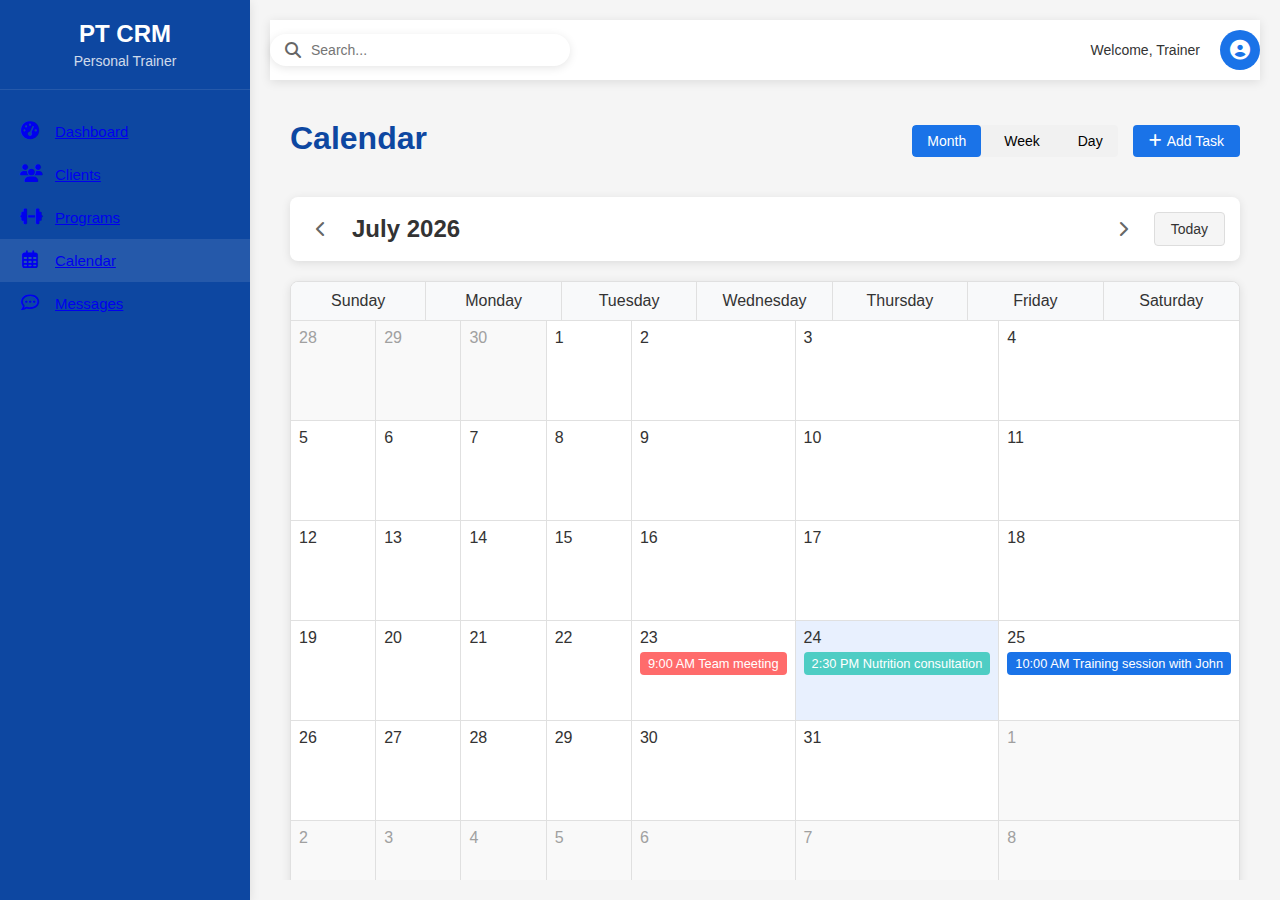
<file: public/calendar.html>
<!DOCTYPE html>
<html lang="en">
<head>
  <meta charset="UTF-8">
  <meta name="viewport" content="width=device-width, initial-scale=1.0">
  <title>PT CRM - Calendar</title>
  <link rel="stylesheet" href="css/style.css">
  <link rel="stylesheet" href="https://cdnjs.cloudflare.com/ajax/libs/font-awesome/6.4.0/css/all.min.css">
</head>
<body>
  <div class="container">
    <nav class="sidebar">
      <div class="sidebar-header">
        <h2>PT CRM</h2>
        <p>Personal Trainer</p>
      </div>
      <ul class="nav-links">
        <li class="nav-item" data-page="dashboard">
          <a href="/"><i class="fas fa-tachometer-alt"></i><span>Dashboard</span></a>
        </li>
        <li class="nav-item" data-page="clients">
          <a href="/clients"><i class="fas fa-users"></i><span>Clients</span></a>
        </li>
        <li class="nav-item" data-page="programs">
          <a href="/programs"><i class="fas fa-dumbbell"></i><span>Programs</span></a>
        </li>
        <li class="nav-item active" data-page="calendar">
          <a href="/calendar"><i class="far fa-calendar-alt"></i><span>Calendar</span></a>
        </li>
        <li class="nav-item" data-page="messages">
          <a href="/messages"><i class="far fa-comment-dots"></i><span>Messages</span></a>
        </li>
      </ul>
    </nav>
    
    <main class="content">
      <header class="top-bar">
        <div class="search-container">
          <i class="fas fa-search"></i>
          <input type="text" placeholder="Search...">
        </div>
        <div class="user-profile">
          <span>Welcome, Trainer</span>
          <div class="profile-pic">
            <i class="fas fa-user-circle"></i>
          </div>
        </div>
      </header>
      
      <div id="calendar-page" class="page active">
        <div class="page-header">
          <h1>Calendar</h1>
          <div class="calendar-actions">
            <div class="calendar-views">
              <button class="view-btn active" data-view="month">Month</button>
              <button class="view-btn" data-view="week">Week</button>
              <button class="view-btn" data-view="day">Day</button>
            </div>
            <button id="add-task-btn" class="btn-primary">
              <i class="fas fa-plus"></i> Add Task
            </button>
          </div>
        </div>
        
        <div class="calendar-controls">
          <button id="prev-btn" class="btn-icon">
            <i class="fas fa-chevron-left"></i>
          </button>
          <h2 id="calendar-title">September 2023</h2>
          <button id="next-btn" class="btn-icon">
            <i class="fas fa-chevron-right"></i>
          </button>
          <button id="today-btn" class="btn-secondary">Today</button>
        </div>
        
        <div id="month-view" class="calendar-view active">
          <div class="calendar-grid month-grid">
            <div class="calendar-header">
              <div>Sunday</div>
              <div>Monday</div>
              <div>Tuesday</div>
              <div>Wednesday</div>
              <div>Thursday</div>
              <div>Friday</div>
              <div>Saturday</div>
            </div>
            <div id="month-grid" class="month-days-grid">
              <!-- Month days will be generated here -->
            </div>
          </div>
        </div>
        
        <div id="week-view" class="calendar-view">
          <div class="calendar-grid week-grid">
            <div class="calendar-header">
              <div class="time-column">Time</div>
              <div>Sunday</div>
              <div>Monday</div>
              <div>Tuesday</div>
              <div>Wednesday</div>
              <div>Thursday</div>
              <div>Friday</div>
              <div>Saturday</div>
            </div>
            <div id="week-grid" class="week-hours-grid">
              <!-- Week hours will be generated here -->
            </div>
          </div>
        </div>
        
        <div id="day-view" class="calendar-view">
          <div class="calendar-grid day-grid">
            <div id="day-grid" class="day-hours-grid">
              <!-- Day hours will be generated here -->
            </div>
          </div>
        </div>
      </div>
    </main>
  </div>
  
  <!-- Modal for adding/editing calendar tasks -->
  <div id="task-modal" class="modal">
    <div class="modal-content">
      <div class="modal-header">
        <h2 id="task-modal-title">Add New Task</h2>
        <span class="close-modal">&times;</span>
      </div>
      <div class="modal-body">
        <form id="task-form">
          <div class="form-group">
            <label for="task-title">Task Title</label>
            <input type="text" id="task-title" required>
          </div>
          <div class="form-group">
            <label for="task-description">Description</label>
            <textarea id="task-description" rows="3"></textarea>
          </div>
          <div class="form-row">
            <div class="form-group">
              <label for="task-date">Date</label>
              <input type="date" id="task-date" required>
            </div>
            <div class="form-group">
              <label for="task-start-time">Start Time</label>
              <input type="time" id="task-start-time" required>
            </div>
          </div>
          <div class="form-row">
            <div class="form-group">
              <label for="task-duration">Duration</label>
              <div class="duration-inputs">
                <input type="number" id="task-duration-hours" min="0" max="23" value="1" required>
                <span>hours</span>
                <input type="number" id="task-duration-minutes" min="0" max="59" step="15" value="0" required>
                <span>minutes</span>
              </div>
            </div>
            <div class="form-group">
              <label for="task-client">Client (Optional)</label>
              <select id="task-client">
                <option value="">None</option>
                <!-- Clients will be loaded here -->
              </select>
            </div>
          </div>
          <div class="form-group">
            <label for="task-color">Color</label>
            <div class="task-color-options">
              <label class="color-option">
                <input type="radio" name="task-color" value="#1a73e8" checked>
                <span class="color-dot" style="background-color: #1a73e8;"></span>
              </label>
              <label class="color-option">
                <input type="radio" name="task-color" value="#4ecdc4">
                <span class="color-dot" style="background-color: #4ecdc4;"></span>
              </label>
              <label class="color-option">
                <input type="radio" name="task-color" value="#ff6b6b">
                <span class="color-dot" style="background-color: #ff6b6b;"></span>
              </label>
              <label class="color-option">
                <input type="radio" name="task-color" value="#ffa500">
                <span class="color-dot" style="background-color: #ffa500;"></span>
              </label>
              <label class="color-option">
                <input type="radio" name="task-color" value="#8e44ad">
                <span class="color-dot" style="background-color: #8e44ad;"></span>
              </label>
            </div>
          </div>
          <div class="form-actions">
            <button type="button" class="btn-secondary" id="cancel-task">Cancel</button>
            <button type="submit" class="btn-primary">Save Task</button>
          </div>
        </form>
      </div>
    </div>
  </div>
  
  <script src="js/app.js"></script>
  <script src="js/calendar.js"></script>
</body>
</html>
</file>
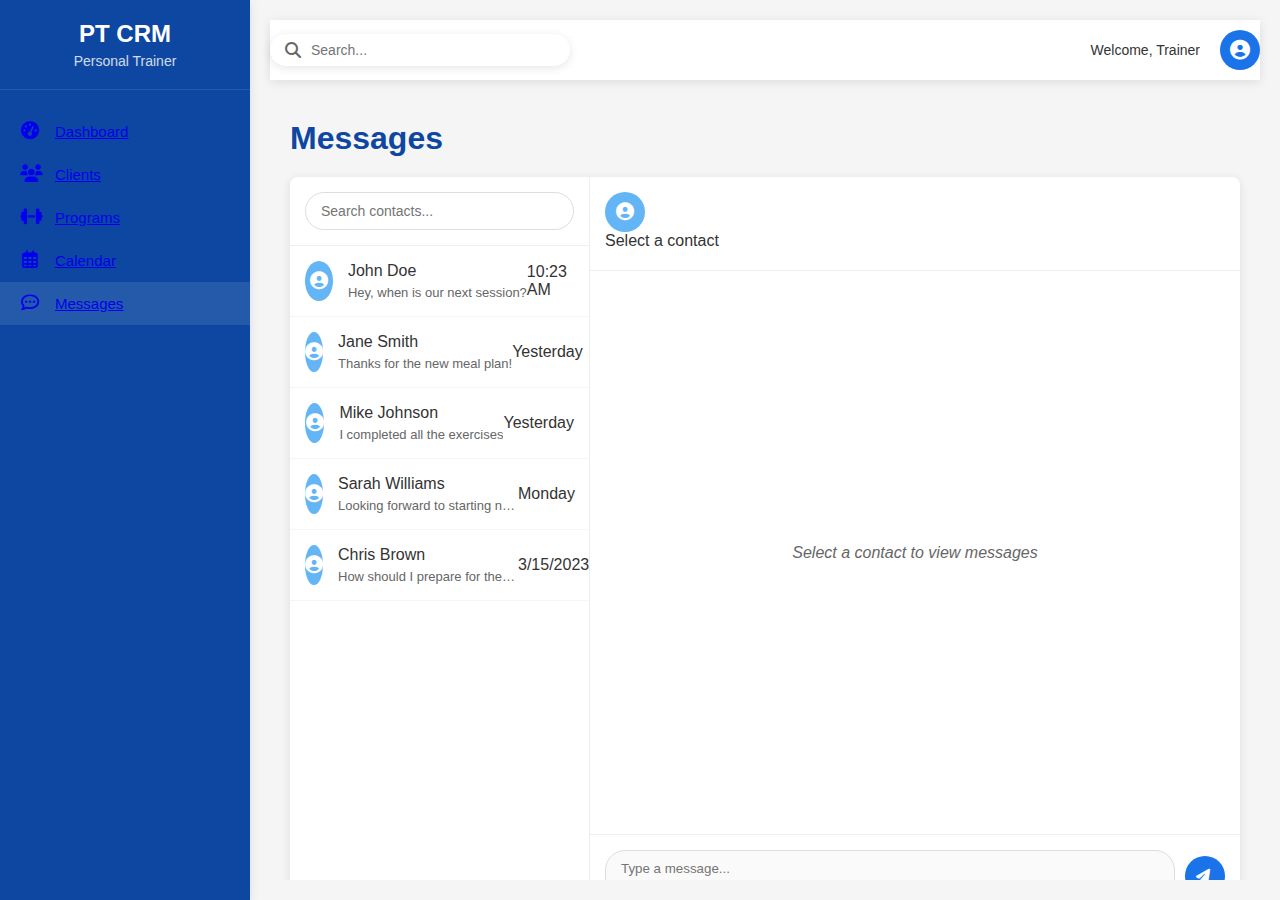
<file: public/messages.html>
<!DOCTYPE html>
<html lang="en">
<head>
  <meta charset="UTF-8">
  <meta name="viewport" content="width=device-width, initial-scale=1.0">
  <title>PT CRM - Messages</title>
  <link rel="stylesheet" href="css/style.css">
  <link rel="stylesheet" href="https://cdnjs.cloudflare.com/ajax/libs/font-awesome/6.4.0/css/all.min.css">
</head>
<body>
  <div class="container">
    <nav class="sidebar">
      <div class="sidebar-header">
        <h2>PT CRM</h2>
        <p>Personal Trainer</p>
      </div>
      <ul class="nav-links">
        <li class="nav-item" data-page="dashboard">
          <a href="/"><i class="fas fa-tachometer-alt"></i><span>Dashboard</span></a>
        </li>
        <li class="nav-item" data-page="clients">
          <a href="/clients"><i class="fas fa-users"></i><span>Clients</span></a>
        </li>
        <li class="nav-item" data-page="programs">
          <a href="/programs"><i class="fas fa-dumbbell"></i><span>Programs</span></a>
        </li>
        <li class="nav-item" data-page="calendar">
          <a href="/calendar"><i class="far fa-calendar-alt"></i><span>Calendar</span></a>
        </li>
        <li class="nav-item active" data-page="messages">
          <a href="/messages"><i class="far fa-comment-dots"></i><span>Messages</span></a>
        </li>
      </ul>
    </nav>
    
    <main class="content">
      <header class="top-bar">
        <div class="search-container">
          <i class="fas fa-search"></i>
          <input type="text" placeholder="Search...">
        </div>
        <div class="user-profile">
          <span>Welcome, Trainer</span>
          <div class="profile-pic">
            <i class="fas fa-user-circle"></i>
          </div>
        </div>
      </header>
      
      <div id="messages-page" class="page active">
        <h1>Messages</h1>
        
        <div class="messaging-container">
          <div class="contacts-list">
            <div class="contacts-search">
              <input type="text" placeholder="Search contacts...">
            </div>
            <div class="contacts-items" id="contacts-list">
              <!-- Contacts will be loaded here dynamically -->
            </div>
          </div>
          
          <div class="message-area">
            <div class="message-header">
              <div class="contact-info">
                <div class="contact-avatar">
                  <i class="fas fa-user-circle"></i>
                </div>
                <div class="contact-name" id="current-contact-name">Select a contact</div>
              </div>
            </div>
            
            <div class="messages-container" id="messages-container">
              <!-- Messages will be loaded here -->
              <div class="no-messages-placeholder">Select a contact to view messages</div>
            </div>
            
            <div class="message-input-area">
              <textarea id="message-input" placeholder="Type a message..." disabled></textarea>
              <button id="send-message-btn" class="btn-primary" disabled>
                <i class="fas fa-paper-plane"></i>
              </button>
            </div>
          </div>
        </div>
      </div>
    </main>
  </div>
  
  <script src="js/app.js"></script>
  <script src="js/messages.js"></script>
</body>
</html>
</file>
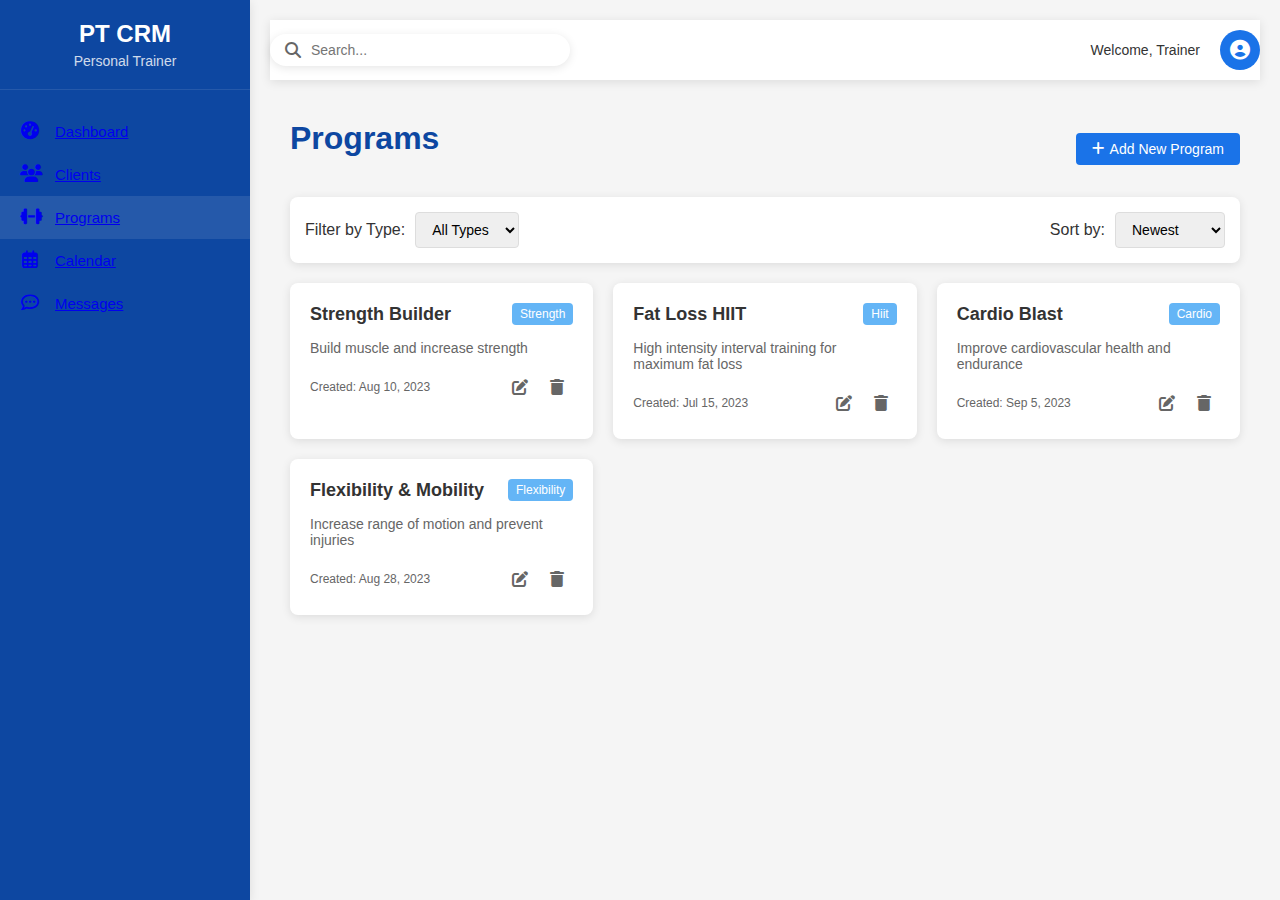
<file: public/programs.html>
<!DOCTYPE html>
<html lang="en">
<head>
  <meta charset="UTF-8">
  <meta name="viewport" content="width=device-width, initial-scale=1.0">
  <title>PT CRM - Programs</title>
  <link rel="stylesheet" href="css/style.css">
  <link rel="stylesheet" href="https://cdnjs.cloudflare.com/ajax/libs/font-awesome/6.4.0/css/all.min.css">
</head>
<body>
  <div class="container">
    <nav class="sidebar">
      <div class="sidebar-header">
        <h2>PT CRM</h2>
        <p>Personal Trainer</p>
      </div>
      <ul class="nav-links">
        <li class="nav-item" data-page="dashboard">
          <a href="/"><i class="fas fa-tachometer-alt"></i><span>Dashboard</span></a>
        </li>
        <li class="nav-item" data-page="clients">
          <a href="/clients"><i class="fas fa-users"></i><span>Clients</span></a>
        </li>
        <li class="nav-item active" data-page="programs">
          <a href="/programs"><i class="fas fa-dumbbell"></i><span>Programs</span></a>
        </li>
        <li class="nav-item" data-page="calendar">
          <a href="/calendar"><i class="far fa-calendar-alt"></i><span>Calendar</span></a>
        </li>
        <li class="nav-item" data-page="messages">
          <a href="/messages"><i class="far fa-comment-dots"></i><span>Messages</span></a>
        </li>
      </ul>
    </nav>
    
    <main class="content">
      <header class="top-bar">
        <div class="search-container">
          <i class="fas fa-search"></i>
          <input type="text" placeholder="Search...">
        </div>
        <div class="user-profile">
          <span>Welcome, Trainer</span>
          <div class="profile-pic">
            <i class="fas fa-user-circle"></i>
          </div>
        </div>
      </header>
      
      <div id="programs-page" class="page active">
        <div class="page-header">
          <h1>Programs</h1>
          <button id="add-program-btn" class="btn-primary">
            <i class="fas fa-plus"></i> Add New Program
          </button>
        </div>
        
        <div class="programs-container">
          <div class="programs-filters">
            <div class="filter-group">
              <label>Filter by Type:</label>
              <select id="program-type-filter">
                <option value="all">All Types</option>
                <option value="strength">Strength</option>
                <option value="cardio">Cardio</option>
                <option value="hiit">HIIT</option>
                <option value="flexibility">Flexibility</option>
              </select>
            </div>
            <div class="filter-group">
              <label>Sort by:</label>
              <select id="program-sort">
                <option value="newest">Newest</option>
                <option value="oldest">Oldest</option>
                <option value="name-asc">Name A-Z</option>
                <option value="name-desc">Name Z-A</option>
              </select>
            </div>
          </div>
          
          <div class="programs-grid" id="programs-grid">
            <!-- Programs will be loaded here dynamically -->
          </div>
        </div>
      </div>
    </main>
  </div>
  
  <script src="js/app.js"></script>
  <script src="js/programs.js"></script>
</body>
</html>
</file>
<file: public/css/style.css>
:root {
  --primary-color: #1a73e8;
  --primary-dark: #0d47a1;
  --primary-light: #64b5f6;
  --secondary-color: #4ecdc4;
  --text-color: #333;
  --text-light: #666;
  --bg-color: #f5f5f5;
  --white: #ffffff;
  --sidebar-width: 250px;
  --header-height: 60px;
  --shadow: 0 2px 10px rgba(0, 0, 0, 0.1);
  --border-radius: 8px;
}

* {
  margin: 0;
  padding: 0;
  box-sizing: border-box;
  font-family: 'Segoe UI', 'Roboto', sans-serif;
}

body {
  background-color: var(--bg-color);
  color: var(--text-color);
}

.container {
  display: flex;
  height: 100vh;
  overflow: hidden;
}

/* Sidebar Styles */
.sidebar {
  width: var(--sidebar-width);
  height: 100%;
  background: var(--primary-dark);
  color: var(--white);
  box-shadow: var(--shadow);
  display: flex;
  flex-direction: column;
  transition: all 0.3s ease;
}

.sidebar-header {
  padding: 20px;
  text-align: center;
  border-bottom: 1px solid rgba(255, 255, 255, 0.1);
}

.sidebar-header h2 {
  font-size: 24px;
  font-weight: 600;
  margin-bottom: 5px;
}

.sidebar-header p {
  font-size: 14px;
  opacity: 0.8;
}

.nav-links {
  list-style: none;
  padding: 20px 0;
}

.nav-item {
  padding: 12px 20px;
  display: flex;
  align-items: center;
  color: rgba(255, 255, 255, 0.8);
  cursor: pointer;
  transition: all 0.3s ease;
}

.nav-item i {
  font-size: 18px;
  margin-right: 15px;
  width: 20px;
  text-align: center;
}

.nav-item span {
  font-size: 15px;
}

.nav-item:hover, .nav-item.active {
  background-color: rgba(255, 255, 255, 0.1);
  color: var(--white);
}

/* Content Area */
.content {
  flex: 1;
  display: flex;
  flex-direction: column;
  overflow: hidden;
}

.top-bar {
  height: var(--header-height);
  background: var(--white);
  box-shadow: var(--shadow);
  display: flex;
  align-items: center;
  justify-content: space-between;
  padding: 0 20px;
  z-index: 10;
}

.search-container {
  display: flex;
  align-items: center;
  background: var(--bg-color);
  border-radius: 20px;
  padding: 6px 15px;
  width: 300px;
}

.search-container i {
  color: var(--text-light);
  margin-right: 10px;
}

.search-container input {
  background: transparent;
  border: none;
  outline: none;
  font-size: 14px;
  width: 100%;
}

.user-profile {
  display: flex;
  align-items: center;
}

.user-profile span {
  margin-right: 10px;
  font-size: 14px;
}

.profile-pic {
  width: 40px;
  height: 40px;
  border-radius: 50%;
  background-color: var(--primary-light);
  display: flex;
  align-items: center;
  justify-content: center;
  color: var(--white);
  font-size: 20px;
}

/* Page Content */
.page {
  flex: 1;
  padding: 20px;
  overflow-y: auto;
  display: none;
}

.page.active {
  display: block;
}

.page h1 {
  margin-bottom: 20px;
  color: var(--primary-dark);
}

/* Dashboard Components */
.stats-container {
  display: grid;
  grid-template-columns: repeat(auto-fit, minmax(240px, 1fr));
  gap: 20px;
  margin-bottom: 30px;
}

.stat-card {
  background: var(--white);
  border-radius: var(--border-radius);
  box-shadow: var(--shadow);
  padding: 20px;
  display: flex;
  align-items: center;
}

.stat-icon {
  width: 50px;
  height: 50px;
  border-radius: 50%;
  background-color: var(--primary-light);
  display: flex;
  align-items: center;
  justify-content: center;
  color: var(--white);
  font-size: 20px;
  margin-right: 15px;
}

.stat-info h3 {
  font-size: 14px;
  color: var(--text-light);
  margin-bottom: 5px;
}

.stat-info p {
  font-size: 24px;
  font-weight: 600;
  color: var(--primary-dark);
}

.chart-container {
  display: grid;
  grid-template-columns: repeat(auto-fit, minmax(400px, 1fr));
  gap: 20px;
  margin-bottom: 30px;
}

.chart-card {
  background: var(--white);
  border-radius: var(--border-radius);
  box-shadow: var(--shadow);
  padding: 20px;
}

.chart-card h3 {
  margin-bottom: 15px;
  font-size: 18px;
  color: var(--primary-dark);
}

.recent-activity {
  background: var(--white);
  border-radius: var(--border-radius);
  box-shadow: var(--shadow);
  padding: 20px;
}

.recent-activity h3 {
  margin-bottom: 15px;
  font-size: 18px;
  color: var(--primary-dark);
}

.activity-list {
  display: flex;
  flex-direction: column;
  gap: 15px;
}

.activity-item {
  display: flex;
  align-items: center;
  padding: 10px 0;
  border-bottom: 1px solid #eee;
}

.activity-icon {
  width: 40px;
  height: 40px;
  border-radius: 50%;
  background-color: var(--primary-light);
  display: flex;
  align-items: center;
  justify-content: center;
  color: var(--white);
  font-size: 16px;
  margin-right: 15px;
}

/* Client Details Page Additional Styles */
.client-details-page .chart-card {
  background: var(--white);
  border-radius: var(--border-radius);
  box-shadow: var(--shadow);
  padding: 20px;
  margin-bottom: 20px;
}

.btn-sm {
  padding: 4px 8px;
  font-size: 12px;
  border-radius: 4px;
  background-color: var(--light-bg);
  border: none;
  cursor: pointer;
}

.btn-sm:hover {
  background-color: #e0e0e0;
}

.btn-sm.btn-edit {
  color: var(--primary-color);
}

.btn-sm.btn-delete {
  color: #c62828;
}

.exercise-row {
  background-color: #f9f9f9;
  border-radius: 4px;
  padding: 10px;
  margin-bottom: 10px;
}

.exercise-header {
  display: flex;
  justify-content: space-between;
  margin-bottom: 10px;
}

.exercise-details {
  display: flex;
  gap: 10px;
  flex-wrap: wrap;
}

.exercise-input-group {
  display: flex;
  flex-direction: column;
}

.exercise-input-group label {
  font-size: 12px;
  margin-bottom: 4px;
}

.exercise-input-group input, 
.exercise-input-group textarea {
  padding: 4px 8px;
  border: 1px solid #ddd;
  border-radius: 4px;
}

.exercise-notes-group {
  flex-grow: 1;
}

.modal-content {
  background: var(--white);
  border-radius: var(--border-radius);
  width: 80%;
  max-width: 600px;
}

.modal-header {
  display: flex;
  justify-content: space-between;
  align-items: center;
  padding: 15px 20px;
  border-bottom: 1px solid #eee;
}

.modal-body {
  padding: 20px;
}

.form-group {
  margin-bottom: 15px;
}

.form-group label {
  display: block;
  margin-bottom: 5px;
  font-weight: 500;
}

.form-group input, 
.form-group textarea,
.form-group select {
  width: 100%;
  padding: 8px 12px;
  border: 1px solid #ddd;
  border-radius: 4px;
  font-family: inherit;
}

.workout-days-selector {
  display: grid;
  grid-template-columns: repeat(auto-fill, minmax(120px, 1fr));
  gap: 8px;
}

.workout-days-selector label {
  display: flex;
  align-items: center;
  margin-bottom: 0;
  font-weight: normal;
}

.workout-days-selector input[type="checkbox"] {
  margin-right: 5px;
  width: auto;
}

.workout-day-header {
  display: flex;
  align-items: center;
  margin-bottom: 10px;
}

.workout-day-header h4 {
  margin: 0 10px 0 0;
  min-width: 100px;
}

.workout-day-title {
  flex: 1;
}

.form-actions {
  display: flex;
  justify-content: flex-end;
  gap: 10px;
  margin-top: 20px;
}

.btn-secondary {
  background-color: #f5f5f5;
  color: var(--text-color);
  border: none;
  border-radius: 4px;
  padding: 8px 16px;
  font-size: 14px;
  cursor: pointer;
}

.btn-secondary:hover {
  background-color: #e0e0e0;
}

.activity-details p {
  margin-bottom: 5px;
}

.activity-time {
  font-size: 12px;
  color: var(--text-light);
}

/* Clients Page */
.page-header {
  display: flex;
  justify-content: space-between;
  align-items: center;
  margin-bottom: 20px;
}

.btn-primary {
  background-color: var(--primary-color);
  color: var(--white);
  border: none;
  border-radius: 4px;
  padding: 8px 16px;
  font-size: 14px;
  cursor: pointer;
  display: flex;
  align-items: center;
  transition: background-color 0.3s;
}

.btn-primary i {
  margin-right: 5px;
}

.btn-primary:hover {
  background-color: var(--primary-dark);
}

.search-filter {
  display: flex;
  margin-bottom: 20px;
  gap: 15px;
  align-items: center;
}

.search-bar {
  flex: 1;
  display: flex;
  align-items: center;
  background: var(--white);
  border-radius: 4px;
  padding: 8px 15px;
  box-shadow: var(--shadow);
}

.search-bar i {
  color: var(--text-light);
  margin-right: 10px;
}

.search-bar input {
  background: transparent;
  border: none;
  outline: none;
  font-size: 14px;
  width: 100%;
}

.filter-options {
  display: flex;
  gap: 10px;
}

.filter-options select {
  padding: 8px 15px;
  border: 1px solid #ddd;
  border-radius: 4px;
  background-color: var(--white);
  font-size: 14px;
  outline: none;
}

.clients-table-container {
  background: var(--white);
  border-radius: var(--border-radius);
  box-shadow: var(--shadow);
  padding: 20px;
  overflow-x: auto;
}

.clients-table {
  width: 100%;
  border-collapse: collapse;
}

.clients-table th, .clients-table td {
  padding: 12px 15px;
  text-align: left;
  border-bottom: 1px solid #eee;
}

.clients-table th {
  font-weight: 600;
  color: var(--primary-dark);
  background-color: #f9f9f9;
}

.clients-table tr:last-child td {
  border-bottom: none;
}

.clients-table tr:hover {
  background-color: #f9f9f9;
}

.client-status {
  display: inline-block;
  padding: 4px 8px;
  border-radius: 4px;
  font-size: 12px;
  font-weight: 500;
}

.status-active {
  background-color: #e3f2fd;
  color: var(--primary-dark);
}

.status-inactive {
  background-color: #ffebee;
  color: #c62828;
}

.actions-cell {
  display: flex;
  gap: 8px;
}

.btn-icon {
  width: 32px;
  height: 32px;
  border-radius: 4px;
  display: flex;
  align-items: center;
  justify-content: center;
  background-color: #f5f5f5;
  color: var(--text-color);
  border: none;
  cursor: pointer;
  transition: all 0.3s;
}

.btn-icon:hover {
  background-color: #e0e0e0;
}

.btn-icon.view {
  color: var(--primary-color);
}

.btn-icon.delete {
  color: #c62828;
}

/* Client Details Page */
.btn-back {
  display: flex;
  align-items: center;
  background: none;
  border: none;
  color: var(--primary-color);
  font-size: 14px;
  cursor: pointer;
}

.btn-back i {
  margin-right: 5px;
}

.client-info-container {
  display: grid;
  grid-template-columns: 1fr 2fr;
  gap: 20px;
  margin-bottom: 30px;
}

.info-card {
  background: var(--white);
  border-radius: var(--border-radius);
  box-shadow: var(--shadow);
  padding: 20px;
}

.info-card h3 {
  margin-bottom: 15px;
  font-size: 18px;
  color: var(--primary-dark);
  padding-bottom: 10px;
  border-bottom: 1px solid #eee;
}

.info-row {
  display: flex;
  margin-bottom: 10px;
}

.info-label {
  font-weight: 600;
  width: 100px;
}

.client-plans {
  background: var(--white);
  border-radius: var(--border-radius);
  box-shadow: var(--shadow);
  padding: 20px;
}

.plans-header {
  display: flex;
  justify-content: space-between;
  align-items: center;
  margin-bottom: 20px;
}

.plans-tabs {
  display: flex;
  gap: 10px;
}

.plan-tab {
  padding: 8px 16px;
  background: #f5f5f5;
  border: none;
  border-radius: 4px;
  cursor: pointer;
  font-size: 14px;
  transition: all 0.3s;
}

.plan-tab.active {
  background: var(--primary-color);
  color: var(--white);
}

.plan-content {
  display: none;
}

.plan-content.active {
  display: block;
}

.plan-actions {
  margin-bottom: 15px;
}

.plans-list {
  display: grid;
  grid-template-columns: repeat(auto-fill, minmax(300px, 1fr));
  gap: 15px;
}

.plan-card {
  background: #f9f9f9;
  border-radius: var(--border-radius);
  padding: 15px;
  box-shadow: 0 1px 3px rgba(0, 0, 0, 0.1);
}

.plan-card h4 {
  margin-bottom: 10px;
  color: var(--primary-dark);
}

.plan-card p {
  font-size: 14px;
  color: var(--text-light);
  margin-bottom: 10px;
}

.plan-meta {
  display: flex;
  justify-content: space-between;
  font-size: 12px;
  color: var(--text-light);
}

.plan-actions {
  display: flex;
  gap: 10px;
  margin-top: 10px;
}

.btn-sm {
  padding: 4px 8px;
  font-size: 12px;
  border-radius: 4px;
  cursor: pointer;
}

.btn-edit {
  background-color: #f5f5f5;
  color: var(--primary-color);
  border: 1px solid #ddd;
}

.btn-delete {
  background-color: #ffebee;
  color: #c62828;
  border: 1px solid #ffcdd2;
}

/* Modal Styles */
.modal {
  display: none;
  position: fixed;
  z-index: 100;
  left: 0;
  top: 0;
  width: 100%;
  height: 100%;
  background-color: rgba(0, 0, 0, 0.5);
  align-items: center;
  justify-content: center;
}

.modal-content {
  background-color: var(--white);
  border-radius: var(--border-radius);
  box-shadow: 0 4px 20px rgba(0, 0, 0, 0.15);
  width: 500px;
  max-width: 90%;
  max-height: 90vh;
  overflow-y: auto;
}

.modal-header {
  padding: 15px 20px;
  border-bottom: 1px solid #eee;
  display: flex;
  justify-content: space-between;
  align-items: center;
}

.modal-header h2 {
  font-size: 20px;
  color: var(--primary-dark);
}

.close-modal {
  font-size: 24px;
  cursor: pointer;
  color: var(--text-light);
}

.modal-body {
  padding: 20px;
}

.form-group {
  margin-bottom: 15px;
}

.form-group label {
  display: block;
  margin-bottom: 5px;
  font-weight: 500;
}


/* Workout Plan Editor Styles */
.workout-days-selector {
  display: flex;
  flex-wrap: wrap;
  gap: 10px;
  margin-bottom: 15px;
}

.workout-days-selector label {
  display: flex;
  align-items: center;
  gap: 5px;
  cursor: pointer;
  font-weight: normal;
}

.workout-day-header {
  display: flex;
  justify-content: space-between;
  align-items: center;
  margin-bottom: 10px;
  background-color: var(--primary-light);
  padding: 10px;
  border-radius: 4px;
}

.workout-day-header h4 {
  margin: 0;
  color: var(--primary-dark);
}

.workout-day-title {
  width: 200px;
  padding: 5px;
  border: 1px solid var(--border-color);
  border-radius: 4px;
}

.exercise-row {
  background-color: #f9f9f9;
  border: 1px solid var(--border-color);
  border-radius: 4px;
  padding: 10px;
  margin-bottom: 10px;
}

.exercise-header {
  display: flex;
  justify-content: space-between;
  align-items: center;
  margin-bottom: 10px;
}

.exercise-name {
  flex-grow: 1;
  padding: 5px;
  border: 1px solid var(--border-color);
  border-radius: 4px;
}

.btn-icon {
  background: none;
  border: none;
  cursor: pointer;
  padding: 5px;
  font-size: 16px;
  color: #f44336;
}

.exercise-details {
  display: flex;
  flex-wrap: wrap;
  gap: 10px;
}

.exercise-input-group {
  display: flex;
  flex-direction: column;
}

.exercise-input-group label {
  font-size: 12px;
  margin-bottom: 3px;
}

.exercise-sets, .exercise-reps {
  width: 80px;
  padding: 5px;
  border: 1px solid var(--border-color);
  border-radius: 4px;
}

.exercise-notes-group {
  flex-grow: 1;
}

.exercise-notes {
  width: 100%;
  padding: 5px;
  border: 1px solid var(--border-color);
  border-radius: 4px;
  resize: vertical;
  min-height: 60px;
}

.btn-add-exercise {
  margin-top: 10px;
  margin-bottom: 20px;
}

#workout-days-container {
  margin-top: 20px;
}

.form-group input, .form-group select, .form-group textarea {
  width: 100%;
  padding: 8px 12px;
  border: 1px solid #ddd;
  border-radius: 4px;
  font-size: 14px;
}

.form-group textarea {
  resize: vertical;
}

.form-actions {
  display: flex;
  justify-content: flex-end;
  gap: 10px;
  margin-top: 20px;
}

.btn-secondary {
  background-color: #f5f5f5;
  color: var(--text-color);
  border: 1px solid #ddd;
  border-radius: 4px;
  padding: 8px 16px;
  font-size: 14px;
  cursor: pointer;
}

/* Responsive Adjustments */
@media (max-width: 768px) {
  .sidebar {
    width: 70px;
  }

  .sidebar-header h2, .sidebar-header p, .nav-item span {
    display: none;
  }

  .nav-item {
    justify-content: center;
    padding: 15px 0;
  }

  .nav-item i {
    margin-right: 0;
    font-size: 20px;
  }

  .client-info-container {
    grid-template-columns: 1fr;
  }

  .chart-container {
    grid-template-columns: 1fr;
  }
}

/* Add your CSS styles here */

/* Calendar Styles */
.calendar-actions {
  display: flex;
  align-items: center;
  justify-content: space-between;
  margin-bottom: 1rem;
}

.calendar-views {
  display: flex;
  gap: 0.5rem;
}

.view-btn {
  padding: 0.5rem 1rem;
  background-color: #f0f0f0;
  border: 1px solid #ddd;
  border-radius: 4px;
  cursor: pointer;
  font-weight: 500;
}

.view-btn.active {
  background-color: #1a73e8;
  color: white;
  border-color: #1a73e8;
}

.calendar-controls {
  display: flex;
  align-items: center;
  margin-bottom: 1rem;
  gap: 1rem;
}

#calendar-title {
  margin: 0;
  flex-grow: 1;
}

.calendar-view {
  display: none;
  margin-top: 1rem;
}

.calendar-view.active {
  display: block;
}

.calendar-grid {
  border: 1px solid #e0e0e0;
  border-radius: 8px;
  overflow: hidden;
  background-color: #fff;
}

.calendar-header {
  display: grid;
  grid-template-columns: repeat(7, 1fr);
  background-color: #f5f5f5;
  border-bottom: 1px solid #e0e0e0;
}

.week-grid .calendar-header {
  grid-template-columns: 80px repeat(7, 1fr);
}

.calendar-header div {
  padding: 10px;
  text-align: center;
  font-weight: 500;
  border-right: 1px solid #e0e0e0;
}

.calendar-header div:last-child {
  border-right: none;
}

.month-days-grid {
  display: grid;
  grid-template-columns: repeat(7, 1fr);
  grid-template-rows: repeat(6, 1fr);
  min-height: 600px;
}

.month-day {
  border-right: 1px solid #e0e0e0;
  border-bottom: 1px solid #e0e0e0;
  padding: 8px;
  min-height: 100px;
  position: relative;
}

.month-day:nth-child(7n) {
  border-right: none;
}

.month-day.other-month {
  background-color: #f9f9f9;
  color: #a0a0a0;
}

.month-day.today {
  background-color: #e8f0fe;
}

.day-number {
  font-weight: 500;
  margin-bottom: 5px;
}

.task-item {
  padding: 4px 8px;
  margin-bottom: 4px;
  border-radius: 4px;
  font-size: 0.8rem;
  color: white;
  white-space: nowrap;
  overflow: hidden;
  text-overflow: ellipsis;
  cursor: pointer;
}

.week-hours-grid, .day-hours-grid {
  display: grid;
  position: relative;
}

.week-hours-grid {
  grid-template-columns: 80px repeat(7, 1fr);
  grid-template-rows: repeat(24, 50px);
}

.day-hours-grid {
  grid-template-columns: 80px 1fr;
  grid-template-rows: repeat(24, 50px);
}

.hour-cell {
  border-right: 1px solid #e0e0e0;
  border-bottom: 1px solid #e0e0e0;
  padding: 0 8px;
  display: flex;
  align-items: flex-start;
}

.time-label {
  text-align: right;
  padding-right: 10px;
  color: #666;
  font-size: 0.8rem;
}

.week-event, .day-event {
  position: absolute;
  left: 81px; /* After time column */
  background-color: #1a73e8;
  color: white;
  border-radius: 4px;
  padding: 4px 8px;
  overflow: hidden;
  cursor: pointer;
  z-index: 1;
}

.duration-inputs {
  display: flex;
  align-items: center;
  gap: 5px;
}

.duration-inputs input {
  width: 60px;
}

.task-color-options {
  display: flex;
  gap: 10px;
  margin-top: 5px;
}

.color-option {
  display: flex;
  align-items: center;
  cursor: pointer;
}

.color-option input {
  position: absolute;
  opacity: 0;
  cursor: pointer;
}

.color-dot {
  width: 24px;
  height: 24px;
  border-radius: 50%;
  display: inline-block;
}

.color-option input:checked + .color-dot {
  box-shadow: 0 0 0 2px #fff, 0 0 0 4px #000;
}
/* Programs Page */
.programs-filters {
  display: flex;
  justify-content: space-between;
  align-items: center;
  margin-bottom: 20px;
  background-color: var(--white);
  padding: 15px;
  border-radius: var(--border-radius);
  box-shadow: var(--shadow);
}

.filter-group {
  display: flex;
  align-items: center;
  gap: 10px;
}

.filter-group label {
  font-weight: 500;
}

.filter-group select {
  padding: 8px 12px;
  border: 1px solid #ddd;
  border-radius: 4px;
  font-size: 14px;
  outline: none;
}

.programs-grid {
  display: grid;
  grid-template-columns: repeat(auto-fill, minmax(300px, 1fr));
  gap: 20px;
}

.program-card {
  background-color: var(--white);
  border-radius: var(--border-radius);
  box-shadow: var(--shadow);
  padding: 20px;
  transition: transform 0.3s ease, box-shadow 0.3s ease;
}

.program-card:hover {
  transform: translateY(-3px);
  box-shadow: 0 4px 15px rgba(0, 0, 0, 0.15);
}

.program-card-header {
  display: flex;
  justify-content: space-between;
  align-items: center;
  margin-bottom: 15px;
}

.program-card-header h3 {
  font-size: 18px;
  margin: 0;
}

.program-type {
  background-color: var(--primary-light);
  color: var(--white);
  padding: 4px 8px;
  border-radius: 4px;
  font-size: 12px;
  text-transform: capitalize;
}

.program-card p {
  color: var(--text-light);
  margin-bottom: 15px;
  font-size: 14px;
}

.program-card-footer {
  display: flex;
  justify-content: space-between;
  align-items: center;
  font-size: 12px;
  color: var(--text-light);
}

.program-actions {
  display: flex;
  gap: 5px;
}

.btn-icon {
  background-color: transparent;
  border: none;
  color: var(--text-light);
  cursor: pointer;
  padding: 5px;
  border-radius: 4px;
  transition: background-color 0.2s;
}

.btn-icon:hover {
  background-color: #f0f0f0;
}

.edit-program:hover {
  color: var(--primary-color);
}

.delete-program:hover {
  color: #ff6b6b;
}

/* Messages styling */
.messaging-container {
  display: flex;
  height: calc(100vh - var(--header-height) - 100px);
  background-color: var(--white);
  border-radius: var(--border-radius);
  box-shadow: var(--shadow);
  overflow: hidden;
}

.contacts-list {
  width: 300px;
  border-right: 1px solid #eee;
  display: flex;
  flex-direction: column;
}

.contacts-search {
  padding: 15px;
  border-bottom: 1px solid #eee;
}

.contacts-search input {
  width: 100%;
  padding: 10px 15px;
  border: 1px solid #ddd;
  border-radius: 20px;
  font-size: 14px;
  outline: none;
}

.contacts-items {
  flex: 1;
  overflow-y: auto;
}

.contact-item {
  display: flex;
  align-items: center;
  padding: 15px;
  border-bottom: 1px solid #f5f5f5;
  cursor: pointer;
  transition: background-color 0.2s;
}

.contact-item:hover, .contact-item.active {
  background-color: #f9f9f9;
}

.contact-avatar {
  width: 40px;
  height: 40px;
  background-color: var(--primary-light);
  border-radius: 50%;
  display: flex;
  align-items: center;
  justify-content: center;
  color: var(--white);
  font-size: 18px;
  margin-right: 15px;
}

.contact-info {
  flex: 1;
}

.contact-name {
  font-weight: 500;
  margin-bottom: 5px;
}

.contact-preview {
  font-size: 13px;
  color: var(--text-light);
  white-space: nowrap;
  overflow: hidden;
  text-overflow: ellipsis;
  max-width: 180px;
}

.message-area {
  flex: 1;
  display: flex;
  flex-direction: column;
}

.message-header {
  padding: 15px;
  border-bottom: 1px solid #eee;
  display: flex;
  align-items: center;
}

.messages-container {
  flex: 1;
  padding: 20px;
  overflow-y: auto;
  display: flex;
  flex-direction: column;
}

.no-messages-placeholder {
  display: flex;
  align-items: center;
  justify-content: center;
  height: 100%;
  color: var(--text-light);
  font-style: italic;
}

.message-bubble {
  max-width: 70%;
  padding: 10px 15px;
  border-radius: 20px;
  margin-bottom: 10px;
  font-size: 14px;
  position: relative;
}

.message-time {
  font-size: 10px;
  color: var(--text-light);
  text-align: right;
  margin-top: 5px;
}

.message-sent {
  align-self: flex-end;
  background-color: var(--primary-color);
  color: var(--white);
  border-bottom-right-radius: 4px;
}

.message-received {
  align-self: flex-start;
  background-color: #f1f1f1;
  border-bottom-left-radius: 4px;
}

.message-input-area {
  padding: 15px;
  border-top: 1px solid #eee;
  display: flex;
  align-items: center;
}

.message-input-area textarea {
  flex: 1;
  border: 1px solid #ddd;
  border-radius: 20px;
  padding: 10px 15px;
  resize: none;
  outline: none;
  max-height: 100px;
  margin-right: 10px;
}

.message-input-area button {
  width: 40px;
  height: 40px;
  border-radius: 50%;
  display: flex;
  align-items: center;
  justify-content: center;
}

.clients-table-container {
  background-color: var(--white);
  border-radius: var(--border-radius);
  box-shadow: var(--shadow);
  overflow: hidden;
}

.clients-table {
  width: 100%;
  border-collapse: collapse;
}

.clients-table th, .clients-table td {
  padding: 15px;
  text-align: left;
  border-bottom: 1px solid #eee;
}

.clients-table th {
  font-weight: 600;
  background-color: #f8f9fa;
}

.client-status {
  padding: 4px 8px;
  border-radius: 20px;
  font-size: 12px;
  display: inline-block;
}

.status-active {
  background-color: rgba(39, 174, 96, 0.2);
  color: #27ae60;
}

.status-inactive {
  background-color: rgba(235, 87, 87, 0.2);
  color: #eb5757;
}

.client-actions {
  display: flex;
  gap: 5px;
}

.client-actions button {
  background: none;
  border: none;
  cursor: pointer;
  color: var(--text-light);
  font-size: 14px;
}

.client-actions button:hover {
  color: var(--primary-color);
}

/* Plan Items */
.plans-header {
  display: flex;
  justify-content: space-between;
  align-items: center;
  margin-bottom: 15px;
}

.plans-tabs {
  display: flex;
  gap: 10px;
}

.plan-tab {
  background: none;
  border: none;
  padding: 8px 15px;
  cursor: pointer;
  border-bottom: 2px solid transparent;
  font-weight: 500;
}

.plan-tab.active {
  border-bottom-color: var(--primary-color);
  color: var(--primary-color);
}

.plan-content {
  display: none;
}

.plan-content.active {
  display: block;
}

.plan-item {
  background: var(--white);
  border-radius: var(--border-radius);
  box-shadow: var(--shadow);
  padding: 15px;
  margin-bottom: 15px;
}

.plan-header {
  display: flex;
  justify-content: space-between;
  align-items: center;
  margin-bottom: 10px;
}

.plan-details p {
  margin-bottom: 10px;
  color: var(--text-light);
}

.plan-meta {
  display: flex;
  gap: 15px;
}

.plan-meta span {
  display: flex;
  align-items: center;
  font-size: 13px;
  color: var(--text-light);
}

.plan-meta i {
  margin-right: 5px;
}

.plan-actions {
  display: flex;
  gap: 5px;
}

.client-info-container {
  display: grid;
  grid-template-columns: 1fr 2fr;
  gap: 20px;
  margin-bottom: 30px;
}

.client-plans {
  margin-top: 30px;
}

@media (max-width: 768px) {
  .client-info-container {
    grid-template-columns: 1fr;
  }
}

/* Modal styles */
.modal {
  display: none;
  position: fixed;
  top: 0;
  left: 0;
  width: 100%;
  height: 100%;
  background-color: rgba(0, 0, 0, 0.5);
  z-index: 1000;
  justify-content: center;
  align-items: center;
}

.modal-content {
  background-color: var(--white);
  border-radius: var(--border-radius);
  width: 100%;
  max-width: 600px;
  max-height: 90vh;
  overflow-y: auto;
  animation: modalFadeIn 0.3s;
}

@keyframes modalFadeIn {
  from {
    opacity: 0;
    transform: translateY(-50px);
  }
  to {
    opacity: 1;
    transform: translateY(0);
  }
}

.modal-header {
  padding: 15px 20px;
  border-bottom: 1px solid #eee;
  display: flex;
  justify-content: space-between;
  align-items: center;
}

.modal-header h2 {
  margin: 0;
  font-size: 20px;
}

.close-modal {
  font-size: 24px;
  color: var(--text-light);
  cursor: pointer;
}

.modal-body {
  padding: 20px;
}

.form-group {
  margin-bottom: 15px;
}

.form-group label {
  display: block;
  margin-bottom: 5px;
  font-weight: 500;
}

.form-group input, .form-group select, .form-group textarea {
  width: 100%;
  padding: 10px;
  border: 1px solid #ddd;
  border-radius: 4px;
  font-size: 14px;
}

.form-group textarea {
  resize: vertical;
  min-height: 80px;
}

.form-row {
  display: flex;
  gap: 15px;
}

.form-row .form-group {
  flex: 1;
}

.form-actions {
  display: flex;
  justify-content: flex-end;
  gap: 10px;
  margin-top: 20px;
}

.btn-secondary {
  background-color: #f5f5f5;
  color: var(--text-color);
  border: 1px solid #ddd;
  border-radius: 4px;
  padding: 8px 16px;
  font-size: 14px;
  cursor: pointer;
}

.btn-secondary:hover {
  background-color: #eee;
}

/* Client Details Page */
.btn-back {
  background: none;
  border: none;
  display: flex;
  align-items: center;
  color: var(--primary-color);
  cursor: pointer;
  font-size: 14px;
  padding: 0;
}

.btn-back i {
  margin-right: 5px;
}

.client-info-container {
  display: flex;
  gap: 20px;
  margin-bottom: 30px;
}

.client-basic-info {
  flex: 1;
}

.client-progress {
  flex: 2;
}

.info-card, .chart-card {
  background-color: var(--white);
  border-radius: var(--border-radius);
  box-shadow: var(--shadow);
  padding: 20px;
  height: 100%;
}

.info-card h3, .chart-card h3 {
  margin-top: 0;
  margin-bottom: 20px;
  font-size: 18px;
  color: var(--text-color);
}

.info-row {
  display: flex;
  margin-bottom: 10px;
}

.info-label {
  font-weight: 500;
  width: 100px;
}

.info-value {
  color: var(--text-light);
}

.client-plans {
  background-color: var(--white);
  border-radius: var(--border-radius);
  box-shadow: var(--shadow);
  padding: 20px;
}

.plans-header {
  display: flex;
  justify-content: space-between;
  align-items: center;
  margin-bottom: 20px;
}

.plans-tabs {
  display: flex;
  gap: 10px;
}

.plan-tab {
  background: none;
  border: none;
  padding: 8px 15px;
  cursor: pointer;
  border-bottom: 2px solid transparent;
  font-weight: 500;
}

.plan-tab.active {
  border-bottom-color: var(--primary-color);
  color: var(--primary-color);
}

.plan-content {
  display: none;
}

.plan-content.active {
  display: block;
}

.plan-actions {
  margin-bottom: 20px;
}

.plans-list {
  display: grid;
  grid-template-columns: repeat(auto-fill, minmax(300px, 1fr));
  gap: 20px;
}

.plan-card {
  background-color: #f8f9fa;
  border-radius: var(--border-radius);
  padding: 15px;
  border-left: 4px solid var(--primary-color);
}

.plan-card h4 {
  margin-top: 0;
  margin-bottom: 10px;
}

.plan-card p {
  font-size: 14px;
  color: var(--text-light);
  margin-bottom: 15px;
}

.plan-meta {
  display: flex;
  justify-content: space-between;
  font-size: 12px;
  color: var(--text-light);
}

.workout-days-selector {
  display: grid;
  grid-template-columns: repeat(auto-fill, minmax(120px, 1fr));
  gap: 10px;
}

.workout-days-selector label {
  display: flex;
  align-items: center;
  gap: 5px;
}

.workout-day-header {
  display: flex;
  align-items: center;
  gap: 10px;
  margin-bottom: 10px;
}

.workout-day-header h4 {
  margin: 0;
  min-width: 100px;
}

.workout-day-title {
  flex: 1;
}

.exercise-row {
  background-color: #f8f9fa;
  border-radius: var(--border-radius);
  padding: 15px;
  margin-bottom: 10px;
}

.exercise-header {
  display: flex;
  justify-content: space-between;
  align-items: center;
  margin-bottom: 10px;
}

.exercise-name {
  flex: 1;
  font-weight: 500;
}

.exercise-details {
  display: flex;
  gap: 15px;
}

.exercise-input-group {
  display: flex;
  flex-direction: column;
  gap: 5px;
}

.exercise-input-group label {
  font-size: 12px;
  color: var(--text-light);
}

.exercise-sets, .exercise-reps {
  width: 80px;
}

.exercise-notes-group {
  flex: 1;
}

.exercise-notes {
  min-height: 60px;
  resize: vertical;
}

/* Calendar styles */
.calendar-actions {
  display: flex;
  gap: 15px;
  align-items: center;
}

.calendar-views {
  display: flex;
  background-color: #f1f1f1;
  border-radius: 4px;
  overflow: hidden;
}

.view-btn {
  border: none;
  background: none;
  padding: 8px 15px;
  cursor: pointer;
  font-size: 14px;
}

.view-btn.active {
  background-color: var(--primary-color);
  color: var(--white);
}

.calendar-controls {
  display: flex;
  align-items: center;
  gap: 15px;
  margin-bottom: 20px;
  padding: 15px;
  background-color: var(--white);
  border-radius: var(--border-radius);
  box-shadow: var(--shadow);
}

.calendar-title {
  font-size: 18px;
  font-weight: 500;
  flex: 1;
}

.calendar-view {
  display: none;
}

.calendar-view.active {
  display: block;
}

.calendar-grid {
  background-color: var(--white);
  border-radius: var(--border-radius);
  box-shadow: var(--shadow);
  overflow: hidden;
}

.calendar-header {
  display: grid;
  grid-template-columns: repeat(7, 1fr);
  background-color: #f8f9fa;
  border-bottom: 1px solid #e0e0e0;
}

.calendar-header div {
  padding: 10px;
  text-align: center;
  font-weight: 500;
}

.month-days-grid {
  display: grid;
  grid-template-columns: repeat(7, 1fr);
  grid-template-rows: repeat(6, 1fr);
}

.day-cell {
  min-height: 100px;
  padding: 10px;
  border-right: 1px solid #e0e0e0;
  border-bottom: 1px solid #e0e0e0;
}

.day-cell.other-month {
  background-color: #f9f9f9;
  color: #bbb;
}

.day-cell.today {
  background-color: rgba(26, 115, 232, 0.1);
}

/* Content styles */
.content {
  flex: 1;
  padding: 20px;
  overflow-y: auto;
  height: 100vh;
}

.top-bar {
  display: flex;
  justify-content: space-between;
  align-items: center;
  padding: 15px 0;
  margin-bottom: 20px;
}

.search-container {
  display: flex;
  align-items: center;
  background-color: var(--white);
  border-radius: 50px;
  padding: 8px 15px;
  width: 300px;
  box-shadow: var(--shadow);
}

.search-container i {
  color: var(--text-light);
  margin-right: 10px;
}

.search-container input {
  background: transparent;
  border: none;
  outline: none;
  font-size: 14px;
  width: 100%;
}

.user-profile {
  display: flex;
  align-items: center;
  gap: 10px;
}

.profile-pic {
  width: 40px;
  height: 40px;
  border-radius: 50%;
  background-color: var(--primary-color);
  display: flex;
  align-items: center;
  justify-content: center;
  color: var(--white);
  font-size: 20px;
}

/* Dashboard Page */
.stats-container {
  display: grid;
  grid-template-columns: repeat(auto-fill, minmax(250px, 1fr));
  gap: 20px;
  margin-bottom: 30px;
}

.stat-card {
  background-color: var(--white);
  border-radius: var(--border-radius);
  padding: 20px;
  display: flex;
  align-items: center;
  box-shadow: var(--shadow);
}

.stat-icon {
  width: 50px;
  height: 50px;
  border-radius: 50%;
  background-color: var(--primary-light);
  display: flex;
  align-items: center;
  justify-content: center;
  color: var(--white);
  font-size: 20px;
  margin-right: 15px;
}

.stat-info h3 {
  font-size: 14px;
  color: var(--text-light);
  margin: 0 0 5px 0;
}

.stat-info p {
  font-size: 24px;
  font-weight: 600;
  margin: 0;
}

.chart-container {
  display: grid;
  grid-template-columns: repeat(auto-fit, minmax(400px, 1fr));
  gap: 20px;
  margin-bottom: 30px;
}

.chart-card {
  background-color: var(--white);
  border-radius: var(--border-radius);
  padding: 20px;
  box-shadow: var(--shadow);
}

.chart-card h3 {
  margin-top: 0;
  margin-bottom: 15px;
  font-size: 18px;
}

.recent-activity {
  background-color: var(--white);
  border-radius: var(--border-radius);
  padding: 20px;
  box-shadow: var(--shadow);
}

.recent-activity h3 {
  margin-top: 0;
  margin-bottom: 15px;
}

.activity-list {
  display: flex;
  flex-direction: column;
  gap: 15px;
}

.activity-item {
  display: flex;
  align-items: center;
  padding-bottom: 15px;
  border-bottom: 1px solid #f0f0f0;
}

.workout-template {
  display: none;
}

/* Client workout plans styles */
#client-details-page .workout-day-header {
  display: flex;
  justify-content: space-between;
  align-items: center;
  margin-bottom: 15px;
  background-color: #f2f7ff;
  padding: 10px 15px;
  border-radius: 4px;
}

#client-details-page .workout-day-title {
  flex: 1;
  margin-left: 15px;
  padding: 5px 10px;
  border: 1px solid #ddd;
  border-radius: 4px;
}

#client-details-page .exercises-container {
  margin-bottom: 15px;
}

#client-details-page .exercise-row {
  background-color: #f9f9f9;
  border-radius: 4px;
  padding: 10px 15px;
  margin-bottom: 10px;
  border: 1px solid #eee;
}

#client-details-page .exercise-header {
  display: flex;
  justify-content: space-between;
  align-items: center;
  margin-bottom: 10px;
}

#client-details-page .exercise-name {
  flex: 1;
  padding: 5px 10px;
  border: 1px solid #ddd;
  border-radius: 4px;
}

#client-details-page .exercise-details {
  display: flex;
  gap: 15px;
  flex-wrap: wrap;
}

#client-details-page .exercise-input-group {
  display: flex;
  flex-direction: column;
}

#client-details-page .exercise-input-group label {
  font-size: 12px;
  color: var(--text-light);
  margin-bottom: 5px;
}

#client-details-page .exercise-input-group input,
#client-details-page .exercise-input-group textarea {
  padding: 5px 10px;
  border: 1px solid #ddd;
  border-radius: 4px;
}

#client-details-page .exercise-notes-group {
  flex-grow: 1;
}

#client-details-page .exercise-notes {
  width: 100%;
  resize: vertical;
}

/* Client details modal styles */
#add-plan-modal .modal-content {
  max-width: 800px;
  width: 90%;
}
</file>
